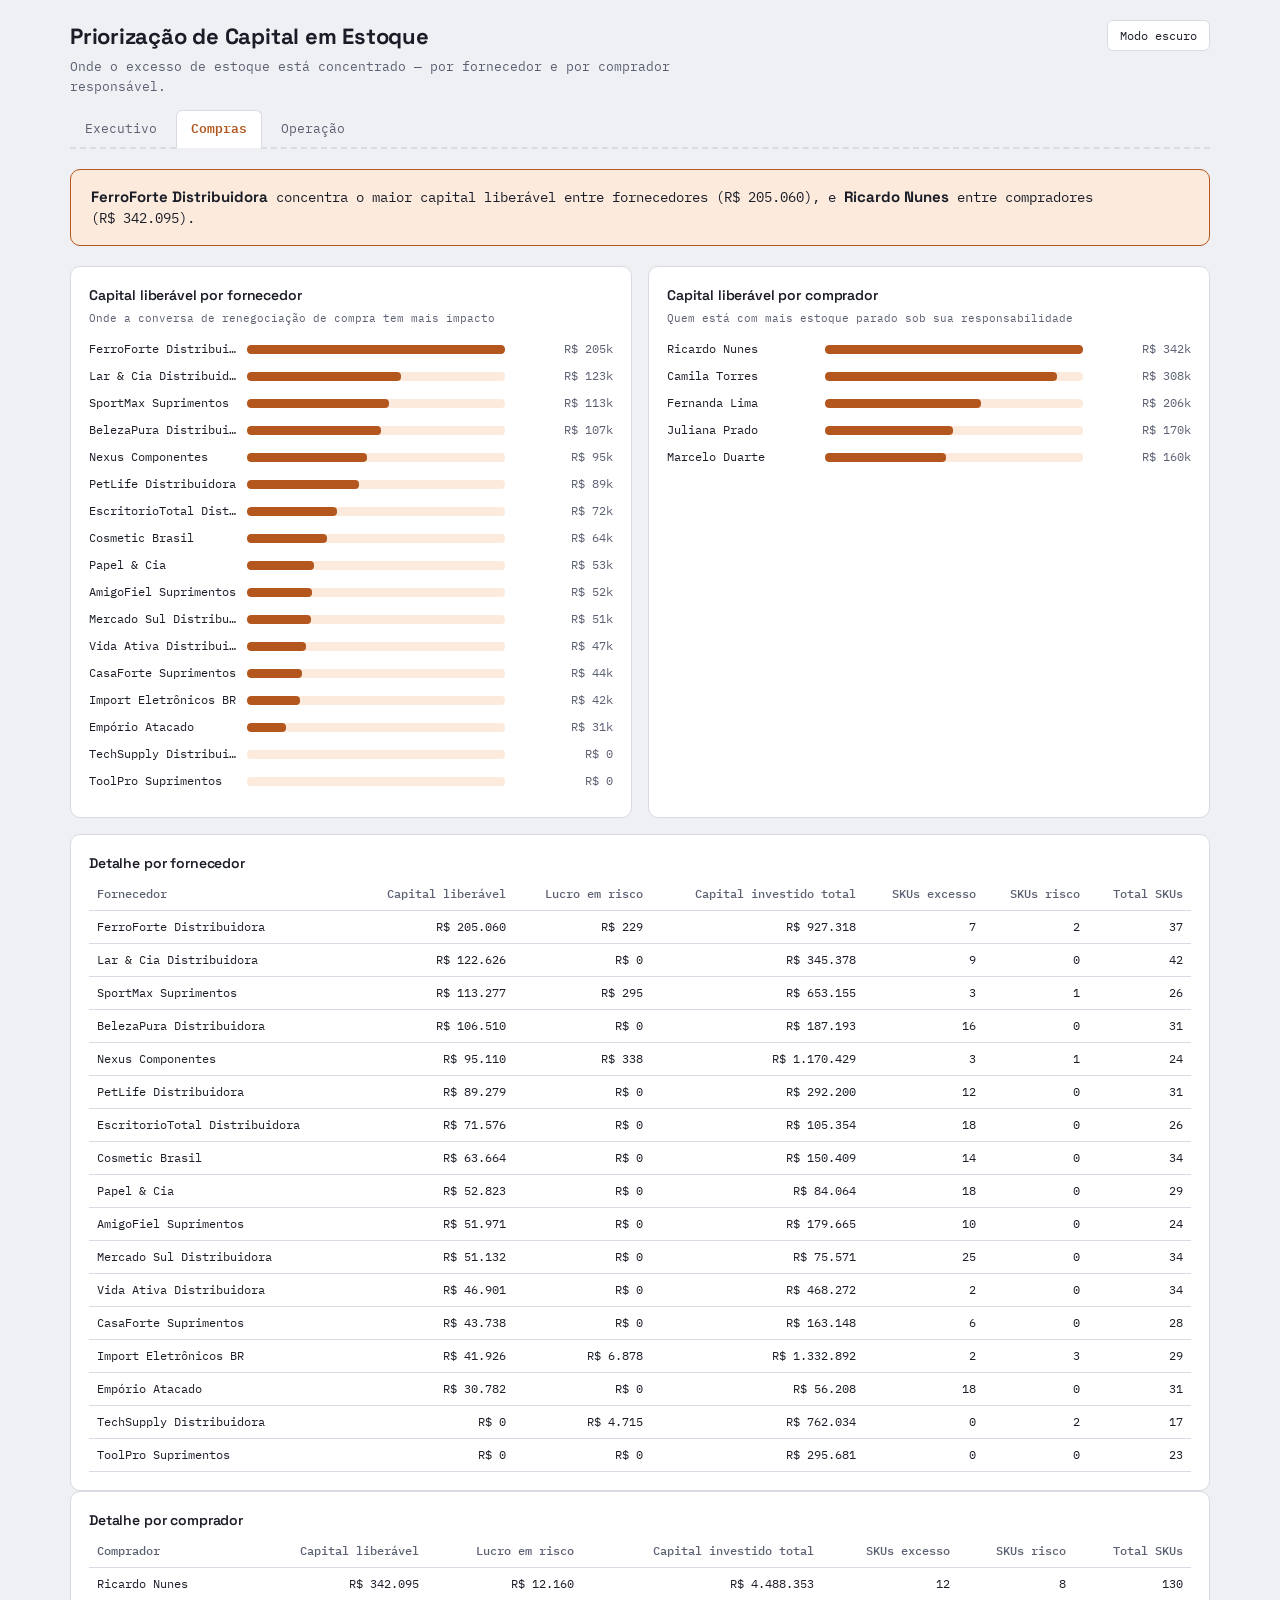
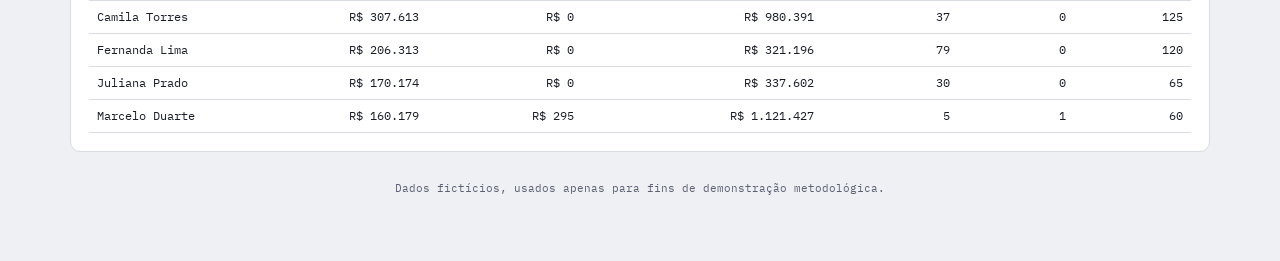
<file: docs/compras.html>
<!DOCTYPE html>
<html lang="pt-BR">
<head>
<meta charset="UTF-8">
<meta name="viewport" content="width=device-width, initial-scale=1, viewport-fit=cover">
<title>Priorização de Capital em Estoque — Compras</title>
<link rel="preconnect" href="https://fonts.googleapis.com">
<link rel="preconnect" href="https://fonts.gstatic.com" crossorigin>
<link href="https://fonts.googleapis.com/css2?family=Space+Grotesk:wght@500;600;700&family=IBM+Plex+Mono:wght@400;500;600&display=swap" rel="stylesheet">
<link rel="stylesheet" href="styles.css">
</head>
<body>
<div class="wrap">

  <div class="masthead">
    <div>
      <h1>Priorização de Capital em Estoque</h1>
      <div class="sub">Onde o excesso de estoque está concentrado — por fornecedor e por comprador responsável.</div>
    </div>
    <button class="theme-toggle" id="themeToggle">Modo escuro</button>
  </div>

  <div class="nav">
    <a href="index.html">Executivo</a>
    <a href="compras.html" class="active">Compras</a>
    <a href="operacao.html">Operação</a>
  </div>

  <div class="headline" id="headline"></div>

  <div class="grid-half">
    <div class="card">
      <h2>Capital liberável por fornecedor</h2>
      <div class="hint">Onde a conversa de renegociação de compra tem mais impacto</div>
      <div id="barFornecedor"></div>
    </div>
    <div class="card">
      <h2>Capital liberável por comprador</h2>
      <div class="hint">Quem está com mais estoque parado sob sua responsabilidade</div>
      <div id="barComprador"></div>
    </div>
  </div>

  <div class="card">
    <h2>Detalhe por fornecedor</h2>
    <div class="overflow-x" id="tabelaFornecedor"></div>
  </div>

  <div class="card">
    <h2>Detalhe por comprador</h2>
    <div class="overflow-x" id="tabelaComprador"></div>
  </div>

  <footer>Dados fictícios, usados apenas para fins de demonstração metodológica.</footer>
</div>

<script src="data.js"></script>
<script>
const DATA = DASHBOARD_DATA;

function fmtMoeda(v){ return v.toLocaleString('pt-BR', {style:'currency', currency:'BRL', maximumFractionDigits:0}); }
function fmtMoedaCompact(v){
  if(Math.abs(v) >= 1000000) return 'R$ ' + (v/1000000).toFixed(1) + 'M';
  if(Math.abs(v) >= 1000) return 'R$ ' + (v/1000).toFixed(0) + 'k';
  return fmtMoeda(v);
}

const topFornecedor = DATA.porFornecedor[0];
const topComprador = DATA.porComprador[0];
document.getElementById('headline').innerHTML =
  `<b>${topFornecedor[0]}</b> concentra o maior capital liberável entre fornecedores (${fmtMoeda(topFornecedor[1])}), ` +
  `e <b>${topComprador[0]}</b> entre compradores (${fmtMoeda(topComprador[1])}).`;

function renderBars(containerId, dados){
  const max = dados.length ? Math.max(...dados.map(r=>r[1])) : 1;
  document.getElementById(containerId).innerHTML = dados.length ? dados.map(([nome, capital])=>`
    <div class="bar-row">
      <div class="name">${nome}</div>
      <div class="bar-track"><div class="bar-fill" style="width:${(capital/max*100).toFixed(1)}%"></div></div>
      <div class="bar-val">${fmtMoedaCompact(capital)}</div>
    </div>`).join('') : '<div class="empty">Sem oportunidades de liberação de capital</div>';
}
renderBars('barFornecedor', DATA.porFornecedor.map(r=>[r[0], r[1]]));
renderBars('barComprador', DATA.porComprador.map(r=>[r[0], r[1]]));

function renderTabela(containerId, dados, coluna){
  document.getElementById(containerId).innerHTML = dados.length ? `
    <table>
      <thead><tr>
        <th>${coluna}</th><th style="text-align:right">Capital liberável</th>
        <th style="text-align:right">Lucro em risco</th><th style="text-align:right">Capital investido total</th>
        <th style="text-align:right">SKUs excesso</th><th style="text-align:right">SKUs risco</th><th style="text-align:right">Total SKUs</th>
      </tr></thead>
      <tbody>${dados.map(([nome, capLib, lucroRisco, capInv, nExc, nRisco, nSkus])=>`
        <tr>
          <td>${nome}</td>
          <td class="num">${fmtMoeda(capLib)}</td>
          <td class="num">${fmtMoeda(lucroRisco)}</td>
          <td class="num">${fmtMoeda(capInv)}</td>
          <td class="num">${nExc}</td>
          <td class="num">${nRisco}</td>
          <td class="num">${nSkus}</td>
        </tr>`).join('')}
      </tbody>
    </table>` : '<div class="empty">Sem dados</div>';
}
renderTabela('tabelaFornecedor', DATA.porFornecedor, 'Fornecedor');
renderTabela('tabelaComprador', DATA.porComprador, 'Comprador');

const themeBtn = document.getElementById('themeToggle');
themeBtn.addEventListener('click', ()=>{
  const cur = document.documentElement.getAttribute('data-theme');
  const next = cur === 'dark' ? 'light' : 'dark';
  document.documentElement.setAttribute('data-theme', next);
  themeBtn.textContent = next === 'dark' ? 'Modo claro' : 'Modo escuro';
});
</script>
</body>
</html>
</file>
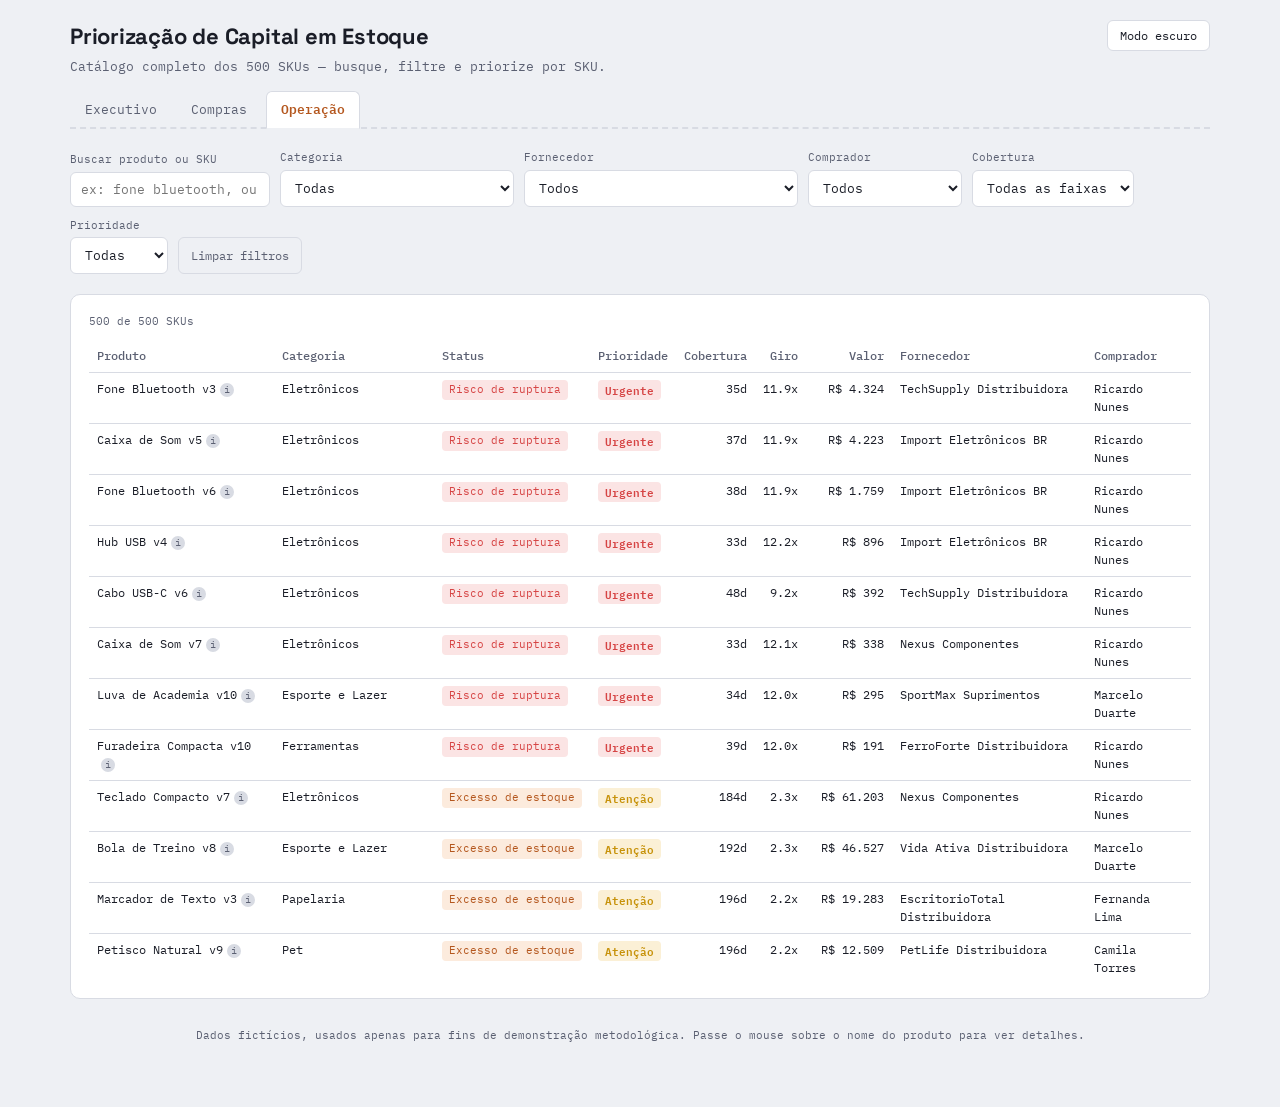
<file: docs/operacao.html>
<!DOCTYPE html>
<html lang="pt-BR">
<head>
<meta charset="UTF-8">
<meta name="viewport" content="width=device-width, initial-scale=1, viewport-fit=cover">
<title>Priorização de Capital em Estoque — Operação</title>
<link rel="preconnect" href="https://fonts.googleapis.com">
<link rel="preconnect" href="https://fonts.gstatic.com" crossorigin>
<link href="https://fonts.googleapis.com/css2?family=Space+Grotesk:wght@500;600;700&family=IBM+Plex+Mono:wght@400;500;600&display=swap" rel="stylesheet">
<link rel="stylesheet" href="styles.css">
<style>
.table-scroll{max-height:640px;overflow-y:auto;overflow-x:auto}
.table-scroll thead th{position:sticky;top:0;background:var(--panel);z-index:1}
.count-label{font-size:11px;color:var(--ink-soft);margin-bottom:10px}
</style>
</head>
<body>
<div class="wrap">

  <div class="masthead">
    <div>
      <h1>Priorização de Capital em Estoque</h1>
      <div class="sub">Catálogo completo dos 500 SKUs — busque, filtre e priorize por SKU.</div>
    </div>
    <button class="theme-toggle" id="themeToggle">Modo escuro</button>
  </div>

  <div class="nav">
    <a href="index.html">Executivo</a>
    <a href="compras.html">Compras</a>
    <a href="operacao.html" class="active">Operação</a>
  </div>

  <div class="filters">
    <label>Buscar produto ou SKU
      <input type="text" id="fBusca" placeholder="ex: fone bluetooth, ou 123">
    </label>
    <label>Categoria
      <select id="fCategoria"><option value="">Todas</option></select>
    </label>
    <label>Fornecedor
      <select id="fFornecedor"><option value="">Todos</option></select>
    </label>
    <label>Comprador
      <select id="fComprador"><option value="">Todos</option></select>
    </label>
    <label>Cobertura
      <select id="fCobertura"><option value="">Todas as faixas</option></select>
    </label>
    <label>Prioridade
      <select id="fUrgencia"><option value="">Todas</option></select>
    </label>
    <button id="fReset">Limpar filtros</button>
  </div>

  <div class="card">
    <div class="count-label" id="contagem"></div>
    <div class="table-scroll overflow-x" id="tabelaCatalogo"></div>
  </div>

  <footer>Dados fictícios, usados apenas para fins de demonstração metodológica. Passe o mouse sobre o nome do produto para ver detalhes.</footer>
</div>

<script src="data.js"></script>
<script>
const DATA = DASHBOARD_DATA;
const [SKU_ID,NOME,CAT,FORN,COMP,STA,URG,ESTOQUE,GIRO,COBERTURA,COB_ALVO,FAIXA,MARGEM,CAP_LIB,LUCRO_RISCO,ULT_COMPRA] =
  DATA.catalogoColunas.map((_,i)=>i);

function fmtMoeda(v){ return v.toLocaleString('pt-BR', {style:'currency', currency:'BRL', maximumFractionDigits:0}); }

function fillSelect(id, arr){
  const el = document.getElementById(id);
  arr.forEach((nome,i)=>{
    const opt = document.createElement('option');
    opt.value = i; opt.textContent = nome;
    el.appendChild(opt);
  });
}
fillSelect('fCategoria', DATA.categorias);
fillSelect('fFornecedor', DATA.fornecedores);
fillSelect('fComprador', DATA.compradores);
fillSelect('fCobertura', DATA.faixasCobertura);
fillSelect('fUrgencia', DATA.urgencia);

function tagClassStatus(idx){
  return idx === 1 ? 'excesso' : (idx === 2 ? 'risco' : 'saudavel');
}
function tagClassUrgencia(idx){
  return idx === 2 ? 'urgente' : (idx === 1 ? 'atencao' : 'ok');
}

function render(){
  const busca = document.getElementById('fBusca').value.trim().toLowerCase();
  const fCat = document.getElementById('fCategoria').value;
  const fForn = document.getElementById('fFornecedor').value;
  const fComp = document.getElementById('fComprador').value;
  const fCob = document.getElementById('fCobertura').value;
  const fUrg = document.getElementById('fUrgencia').value;

  let linhas = DATA.catalogo.filter(r=>{
    if(busca){
      const nomeMatch = r[NOME].toLowerCase().includes(busca);
      const skuMatch = String(r[SKU_ID]).includes(busca);
      if(!nomeMatch && !skuMatch) return false;
    }
    if(fCat !== "" && r[CAT] != fCat) return false;
    if(fForn !== "" && r[FORN] != fForn) return false;
    if(fComp !== "" && r[COMP] != fComp) return false;
    if(fCob !== "" && r[FAIXA] != fCob) return false;
    if(fUrg !== "" && r[URG] != fUrg) return false;
    return true;
  });

  // prioridade: Urgente > Atenção > OK, depois pelo valor financeiro da ação
  linhas = linhas.slice().sort((a,b)=>{
    if(b[URG] !== a[URG]) return b[URG] - a[URG];
    const valorA = a[CAP_LIB] + a[LUCRO_RISCO];
    const valorB = b[CAP_LIB] + b[LUCRO_RISCO];
    return valorB - valorA;
  });

  document.getElementById('contagem').textContent =
    `${linhas.length.toLocaleString('pt-BR')} de ${DATA.catalogo.length} SKUs`;

  document.getElementById('tabelaCatalogo').innerHTML = linhas.length ? `
    <table>
      <thead><tr>
        <th>Produto</th><th>Categoria</th><th>Status</th><th>Prioridade</th>
        <th style="text-align:right">Cobertura</th><th style="text-align:right">Giro</th>
        <th style="text-align:right">Valor</th><th>Fornecedor</th><th>Comprador</th>
      </tr></thead>
      <tbody>${linhas.map(r=>{
        const valor = r[CAP_LIB] + r[LUCRO_RISCO];
        const tooltip = [
          `Estoque atual: ${r[ESTOQUE]} un.`,
          `Cobertura atual: ${r[COBERTURA].toFixed(0)} dias (alvo: ${r[COB_ALVO].toFixed(0)} dias)`,
          `Margem unitária: ${fmtMoeda(r[MARGEM])}`,
          `Última compra registrada: ${r[ULT_COMPRA]}`,
        ].join('\n');
        return `<tr>
          <td title="${tooltip}">${r[NOME]}<span class="info-icon" title="${tooltip}">i</span></td>
          <td>${DATA.categorias[r[CAT]]}</td>
          <td><span class="status-tag ${tagClassStatus(r[STA])}">${DATA.status[r[STA]]}</span></td>
          <td><span class="status-tag ${tagClassUrgencia(r[URG])}">${DATA.urgencia[r[URG]]}</span></td>
          <td class="num">${r[COBERTURA].toFixed(0)}d</td>
          <td class="num">${r[GIRO].toFixed(1)}x</td>
          <td class="num">${valor > 0 ? fmtMoeda(valor) : '—'}</td>
          <td>${DATA.fornecedores[r[FORN]]}</td>
          <td>${DATA.compradores[r[COMP]]}</td>
        </tr>`;
      }).join('')}</tbody>
    </table>` : '<div class="empty">Nenhum SKU encontrado para os filtros selecionados</div>';
}

['fCategoria','fFornecedor','fComprador','fCobertura','fUrgencia'].forEach(id=>{
  document.getElementById(id).addEventListener('change', render);
});
document.getElementById('fBusca').addEventListener('input', render);
document.getElementById('fReset').addEventListener('click', ()=>{
  document.getElementById('fBusca').value = '';
  ['fCategoria','fFornecedor','fComprador','fCobertura','fUrgencia'].forEach(id=>document.getElementById(id).value='');
  render();
});

const themeBtn = document.getElementById('themeToggle');
themeBtn.addEventListener('click', ()=>{
  const cur = document.documentElement.getAttribute('data-theme');
  const next = cur === 'dark' ? 'light' : 'dark';
  document.documentElement.setAttribute('data-theme', next);
  themeBtn.textContent = next === 'dark' ? 'Modo claro' : 'Modo escuro';
});

render();
</script>
</body>
</html>
</file>
<file: docs/styles.css>
:root{
  --bg:#EEF0F4; --panel:#FFFFFF; --ink:#1A1D27; --ink-soft:#5B6072;
  --line:#D8DBE3; --accent:#B4571E; --accent-soft:#FCEBDD;
  --pos:#1E8E5A; --pos-soft:#E3F3EA;
  --neg:#D64545; --neg-soft:#FBE4E4;
  --warn:#C7920A; --warn-soft:#FBF0D6;
  --mono:'IBM Plex Mono', ui-monospace, monospace;
  --head:'Space Grotesk', system-ui, sans-serif;
  box-sizing:border-box;
  padding-top:env(safe-area-inset-top,0px); padding-bottom:env(safe-area-inset-bottom,0px);
}
@media (prefers-color-scheme: dark){
  :root:not([data-theme="light"]){
    --bg:#141210; --panel:#1E1B18; --ink:#F2EFEA; --ink-soft:#A79E92;
    --line:#332E28; --accent:#E08A3F; --accent-soft:#3A281B;
    --pos-soft:#1C3327; --neg-soft:#3A1F1F; --warn-soft:#3A2E0F;
  }
}
:root[data-theme="dark"]{
  --bg:#141210; --panel:#1E1B18; --ink:#F2EFEA; --ink-soft:#A79E92;
  --line:#332E28; --accent:#E08A3F; --accent-soft:#3A281B;
  --pos-soft:#1C3327; --neg-soft:#3A1F1F; --warn-soft:#3A2E0F;
}
*{box-sizing:border-box}
body{margin:0;background:var(--bg);color:var(--ink);font-family:var(--mono);font-size:14px;line-height:1.5}
h1,h2,h3{font-family:var(--head);margin:0;letter-spacing:-0.01em}
.wrap{max-width:1180px;margin:0 auto;padding:20px 20px 64px}

/* --- topo e navegação --- */
.masthead{display:flex;justify-content:space-between;align-items:flex-start;gap:16px;
  padding-bottom:14px;flex-wrap:wrap}
.masthead h1{font-size:22px;font-weight:700}
.masthead .sub{color:var(--ink-soft);font-size:13px;margin-top:4px;max-width:600px}
.theme-toggle{background:var(--panel);border:1px solid var(--line);color:var(--ink);
  font-family:var(--mono);font-size:12px;padding:7px 12px;border-radius:6px;cursor:pointer;flex-shrink:0}

.nav{display:flex;gap:4px;border-bottom:2px dashed var(--line);margin-bottom:20px;padding-bottom:0}
.nav a{font-family:var(--mono);font-size:12.5px;text-decoration:none;color:var(--ink-soft);
  padding:8px 14px;border-radius:6px 6px 0 0;border:1px solid transparent}
.nav a.active{color:var(--accent);border-color:var(--line);border-bottom-color:var(--bg);
  background:var(--panel);margin-bottom:-2px;font-weight:600}
.nav a:hover:not(.active){color:var(--ink)}

.headline{margin:0 0 20px;padding:16px 20px;background:var(--accent-soft);border:1px solid var(--accent);
  border-radius:10px;font-size:13.5px}
.headline b{font-family:var(--head);font-size:15px}

/* --- filtros --- */
.filters{display:flex;flex-wrap:wrap;gap:10px;margin-bottom:20px;align-items:flex-end}
.filters select, .filters input[type=text]{
  font-family:var(--mono);font-size:13px;background:var(--panel);color:var(--ink);
  border:1px solid var(--line);border-radius:6px;padding:8px 10px;
}
.filters input[type=text]{min-width:200px}
.filters label{display:flex;flex-direction:column;gap:4px;font-size:11px;color:var(--ink-soft)}
.filters button{font-family:var(--mono);font-size:12px;background:none;border:1px solid var(--line);
  color:var(--ink-soft);border-radius:6px;padding:0 12px;cursor:pointer;height:37px}
.filters button:hover{border-color:var(--accent);color:var(--accent)}

/* --- kpis --- */
.kpis{display:grid;grid-template-columns:repeat(4,1fr);gap:0;border:1px solid var(--line);
  border-radius:10px;overflow:hidden;margin-bottom:20px;background:var(--panel)}
.kpi{padding:16px 18px;border-right:1px dashed var(--line)}
.kpi:last-child{border-right:none}
.kpi .label{font-size:11px;color:var(--ink-soft)}
.kpi .value{font-family:var(--head);font-size:21px;font-weight:700;margin-top:6px}
.kpi.warn .value{color:var(--warn)}
.kpi.neg .value{color:var(--neg)}

/* --- semáforo de urgência --- */
.urgencia-row{display:grid;grid-template-columns:repeat(3,1fr);gap:12px;margin-bottom:20px}
.urgencia-card{border-radius:10px;padding:16px 18px;border:1px solid var(--line)}
.urgencia-card.urgente{background:var(--neg-soft);border-color:var(--neg)}
.urgencia-card.atencao{background:var(--warn-soft);border-color:var(--warn)}
.urgencia-card.ok{background:var(--pos-soft);border-color:var(--pos)}
.urgencia-card .n{font-family:var(--head);font-size:26px;font-weight:700}
.urgencia-card.urgente .n{color:var(--neg)}
.urgencia-card.atencao .n{color:var(--warn)}
.urgencia-card.ok .n{color:var(--pos)}
.urgencia-card .desc{font-size:12px;color:var(--ink-soft);margin-top:2px}

/* --- cards e grids --- */
.grid{display:grid;grid-template-columns:3fr 2fr;gap:16px;margin-bottom:16px}
.grid-half{display:grid;grid-template-columns:1fr 1fr;gap:16px;margin-bottom:16px}
.card{background:var(--panel);border:1px solid var(--line);border-radius:10px;padding:18px}
.card h2{font-size:14px;font-weight:600;margin-bottom:4px}
.card .hint{font-size:11px;color:var(--ink-soft);margin-bottom:14px}
.card .empty{color:var(--ink-soft);font-size:12px;padding:24px 0;text-align:center}

/* --- tabelas --- */
table{width:100%;border-collapse:collapse;font-size:12px}
th{text-align:left;color:var(--ink-soft);font-weight:500;padding:7px 8px;border-bottom:1px solid var(--line);
  white-space:nowrap;cursor:default}
td{padding:7px 8px;border-bottom:1px solid var(--line);vertical-align:top}
td.num{text-align:right;font-variant-numeric:tabular-nums;white-space:nowrap}
tbody tr:hover{background:var(--accent-soft)}
.status-tag{display:inline-block;padding:2px 7px;border-radius:4px;font-size:10.5px;white-space:nowrap}
.status-tag.excesso{background:var(--accent-soft);color:var(--accent)}
.status-tag.risco{background:var(--neg-soft);color:var(--neg)}
.status-tag.saudavel{background:var(--pos-soft);color:var(--pos)}
.status-tag.urgente{background:var(--neg-soft);color:var(--neg);font-weight:600}
.status-tag.atencao{background:var(--warn-soft);color:var(--warn);font-weight:600}
.status-tag.ok{background:var(--pos-soft);color:var(--pos)}

/* --- barras horizontais --- */
.bar-row{display:flex;align-items:center;gap:8px;margin-bottom:9px}
.bar-row .name{flex:0 0 150px;font-size:12px;overflow:hidden;text-overflow:ellipsis;white-space:nowrap}
.bar-track{flex:1;background:var(--accent-soft);border-radius:4px;height:9px;overflow:hidden}
.bar-fill{background:var(--accent);height:100%;border-radius:4px}
.bar-val{flex:0 0 100px;text-align:right;font-size:12px;color:var(--ink-soft)}

canvas{max-width:100%}
.overflow-x{overflow-x:auto}
footer{color:var(--ink-soft);font-size:11px;margin-top:28px;text-align:center}

/* --- tooltip customizado (página Operação) --- */
.info-icon{display:inline-block;width:14px;height:14px;border-radius:50%;background:var(--line);
  color:var(--ink-soft);font-size:10px;text-align:center;line-height:14px;cursor:help;margin-left:4px}
.row-detail{background:var(--bg);font-size:11.5px;color:var(--ink-soft)}
.row-detail td{padding:10px 14px}
.row-detail b{color:var(--ink)}

@media (max-width:860px){
  .kpis{grid-template-columns:repeat(2,1fr)}
  .kpi:nth-child(odd){border-right:1px dashed var(--line)}
  .grid,.grid-half{grid-template-columns:1fr}
  .urgencia-row{grid-template-columns:1fr}
}
</file>
